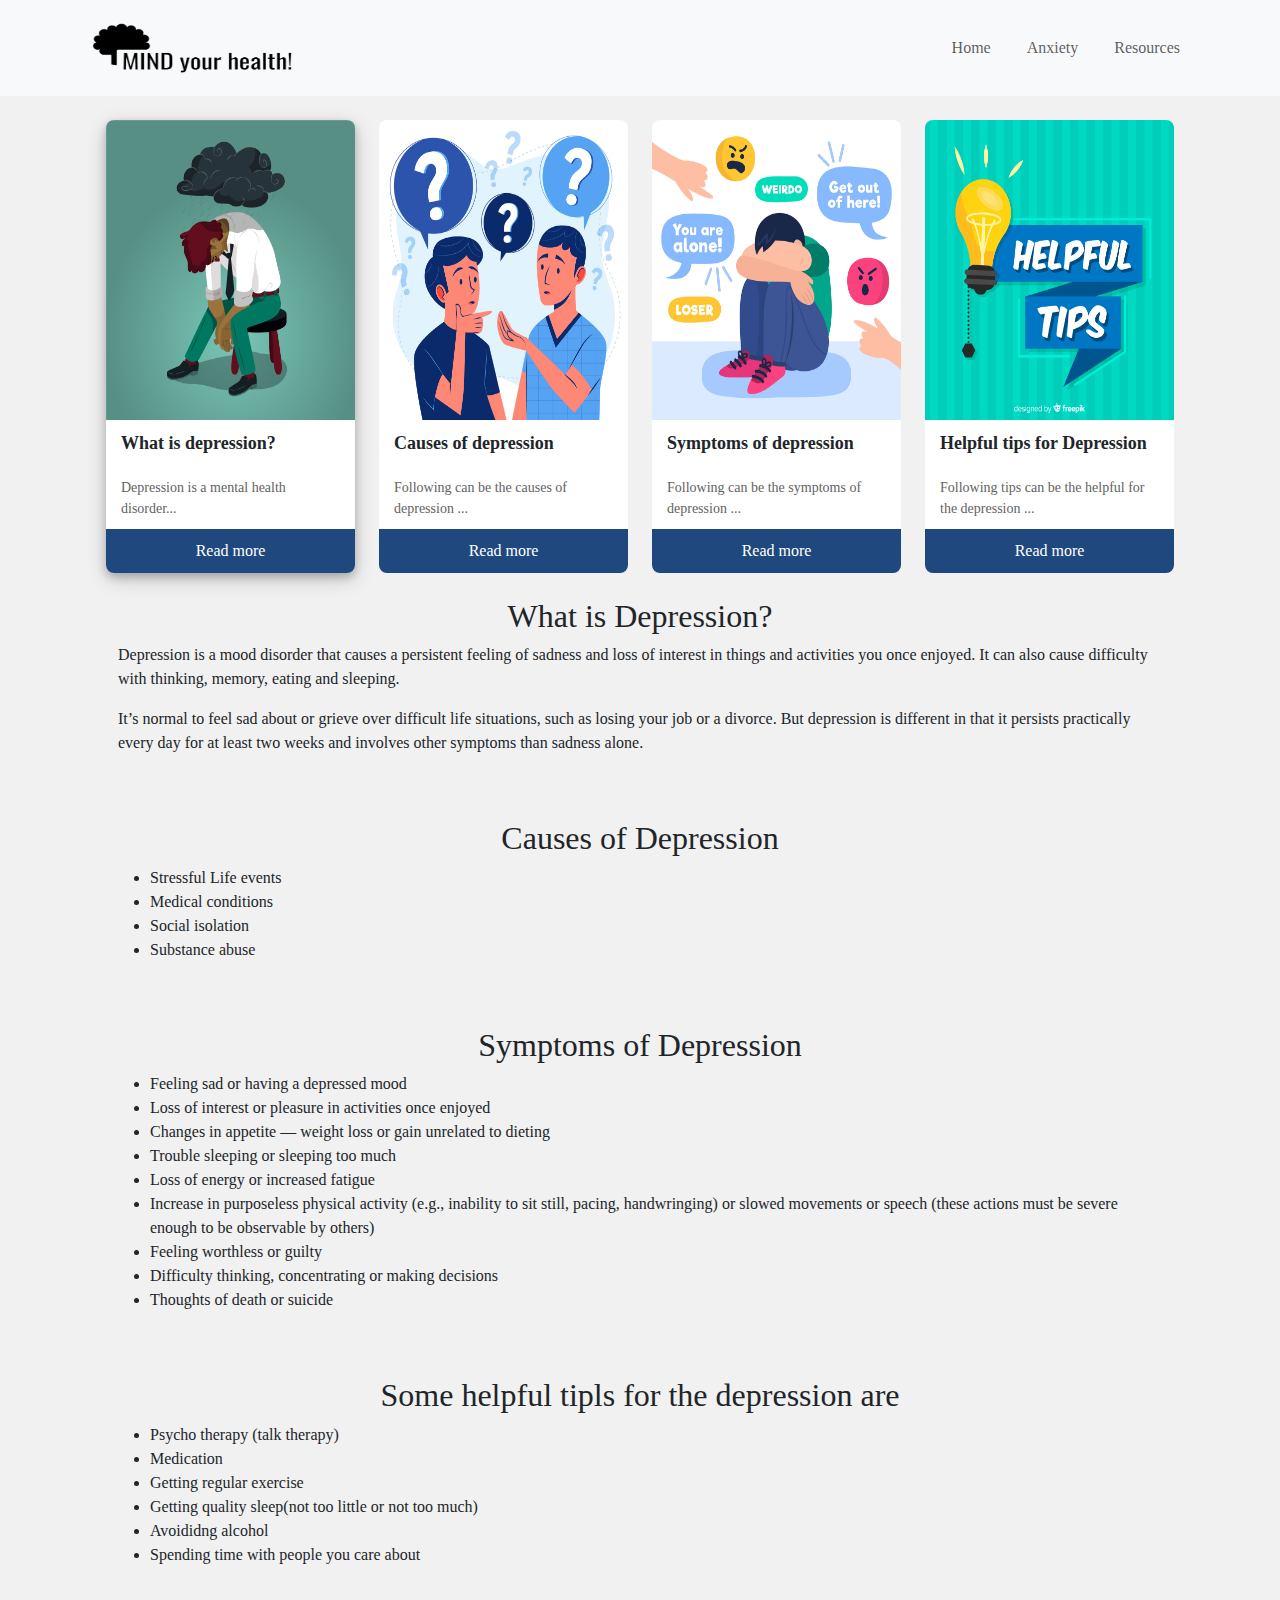
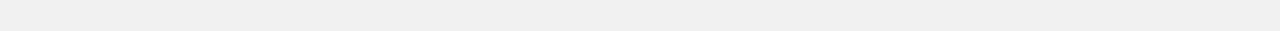
<file: depression.html>
<html>
<head>
    <title>MIND your health!: Depression </title>
    <meta charset="UTF-8">
	<meta name="viewport" content="width=device-width, initial-scale=1.0">
	<meta http-equiv="X-UA-Compatible" content="ie=edge">
	<title>MIND your health!</title>
	<link rel="stylesheet" href="https://maxcdn.bootstrapcdn.com/bootstrap/4.5.2/css/bootstrap.min.css">
	<link rel="stylesheet" href="style.css">
    <!-- Latest compiled and minified CSS -->
	<link href="https://cdn.jsdelivr.net/npm/bootstrap@5.2.3/dist/css/bootstrap.min.css" rel="stylesheet">

	<!-- Latest compiled JavaScript -->
	<script src="https://cdn.jsdelivr.net/npm/bootstrap@5.2.3/dist/js/bootstrap.bundle.min.js"></script>
   
    <link rel="stylesheet" href="style_dep.css">
</head>
<body data-bs-spy="scroll">
	<nav class="navbar navbar-expand-md bg-light">
		<div class="container">
			<ul class="navbar-nav">
				<li>
					<a class="navbar-brand" href="#">
						<img src="logo1.png" style="width:200px;height:50px;" class="rounded">
					</a> 
				</li>
               
			</ul>
            <button class="navbar-toggler" type="button" data-toggle="collapse" data-target="#navbarNav">
		    	<span class="navbar-toggler-icon"></span>
	    	</button>
		    <div class="collapse navbar-collapse text-dark" id="navbarNav">
			    <ul class="navbar-nav ml-auto">
				    <li class="nav-item" >
				    	<a class="nav-link " href="index.html">Home</a>
			    	</li>
			    	<li class="nav-item" >
				    	<a class="nav-link " href="anxiety.html">Anxiety</a>
				    </li>
				    <li class="nav-item">
				    	<a class="nav-link " href="resources.html">Resources</a>
				    </li>
			    </ul>
	    	</div>
		</div>
	</nav>

    <!--main-->
    <div class="container p-4">
    <div class="container" ">
        <div class="row">
            
            <div class="col-md-3">
                <div class="card-sl">
                    <div class="card-image">
                        <img
                            src="images/23987109_6831019.jpg" style="height:300px; width:300px;"/>
                    </div>
                    <div class="card-heading">
                        What is depression?
                    </div>
                    <div class="card-text">
                        Depression is a mental health disorder...
                    </div>
                    <a href="#introduction" class="card-button"> Read more</a>
                </div>
            </div>
            
            <div class="col-md-3">
                <div class="card-s1">
                    <div class="card-image">
                        <img
                            src="images/causes.jpg" style="height:300px; width:300px;"/>
                    </div>
                    <div class="card-heading">
                        Causes of depression
                    </div>
                    <div class="card-text">
                       Following can be the causes of depression ...
                    </div>
                    <a href="#causes" class="card-button"> Read more</a>
                </div>
            </div>
            
            <div class="col-md-3">
                <div class="card-s1">
                    <div class="card-image">
                        <img
                            src="images/8851333_4007743.jpg" style="height:300px; width:300px;"/>
                    </div>
                    <div class="card-heading">
                        Symptoms of depression
                    </div>
                    <div class="card-text">
                       Following can be the symptoms of depression ...
                    </div>
                    <a href="#causes" class="card-button"> Read more</a>
                </div>
            </div>
    
            <div class="col-md-3 ">
                <div class="card-s1">
                    <div class="card-image">
                        <img
                            src="images/4364857_2299896.jpg" style="height:300px; width:300px;"/>
                    </div>
                    <div class="card-heading">
                        Helpful tips for Depression
                    </div>
                    <div class="card-text">
                       Following tips can be the helpful for the depression ...
                    </div>
                    <a href="#tips" class="card-button"> Read more</a>
                </div>
            </div>
        </div>
    </div>
    <!--content (readmore)-->
    <!--causes-->
    <div class="container p-4">
        <div class=" text-dark" id="causes">
            <h2 class="text-center"> What is Depression? </h2>
                <blockquote>
                    <p>Depression is a mood disorder that causes a persistent feeling of sadness and loss of interest in things and activities you once enjoyed. It can also cause difficulty with thinking, memory, eating and sleeping.</p>

                    <p>It’s normal to feel sad about or grieve over difficult life situations, such as losing your job or a divorce. But depression is different in that it persists practically every day for at least two weeks and involves other symptoms than sadness alone.</p>
                </blockquote>
            </div>
        </div>
    <!--causes-->
        <div class="container p-4">
                <div class=" text-dark" id="causes">
                    <h2 class="text-center"> Causes of Depression </h2>
                        <blockquote>
                            <ul>
                                <li>Stressful Life events</li>
                                <li>Medical conditions</li>
                                <li>Social isolation</li>
                                <li>Substance abuse</li>
                            </ul>
                        </blockquote>
                    </div>
                </div>
    <!--symptoms-->
    <div class="container p-4">
        <div class=" text-dark" id="symptoms">
            <h2 class="text-center"> Symptoms of Depression </h2>
                <blockquote>
                    <ul>
                       <li>Feeling sad or having a depressed mood</li>
                        <li>Loss of interest or pleasure in activities once enjoyed</li>
                        <li>Changes in appetite — weight loss or gain unrelated to dieting</li>
                        <li>Trouble sleeping or sleeping too much
                        <li>Loss of energy or increased fatigue</li>
                        <li>Increase in purposeless physical activity (e.g., inability to sit still, pacing, handwringing) or slowed movements or speech (these actions must be severe enough to be observable by others)</li>
                        <li>Feeling worthless or guilty</li>
                        <li>Difficulty thinking, concentrating or making decisions</li>
                        <li>Thoughts of death or suicide</li>
                    </ul>
                </blockquote>
            </div>
        </div>
         <!--symptoms-->
        <div class="container p-4">
            <div class=" text-dark" id="tips">
                <h2 class="text-center"> Some helpful tipls for the depression are </h2>
                    <blockquote>
                        <ul>
                            <li>Psycho therapy (talk therapy)</li>
                            <li>Medication</li>
                            <li> Getting regular exercise</li>
                            <li>Getting quality sleep(not too little or not too much)</li>
                            <li>Avoididng alcohol</li>
                            <li>Spending time with people you care about</li>
                        </ul>
                </blockquote>
            </div>
        </div>

    </div>
</body>
</html>
</file>
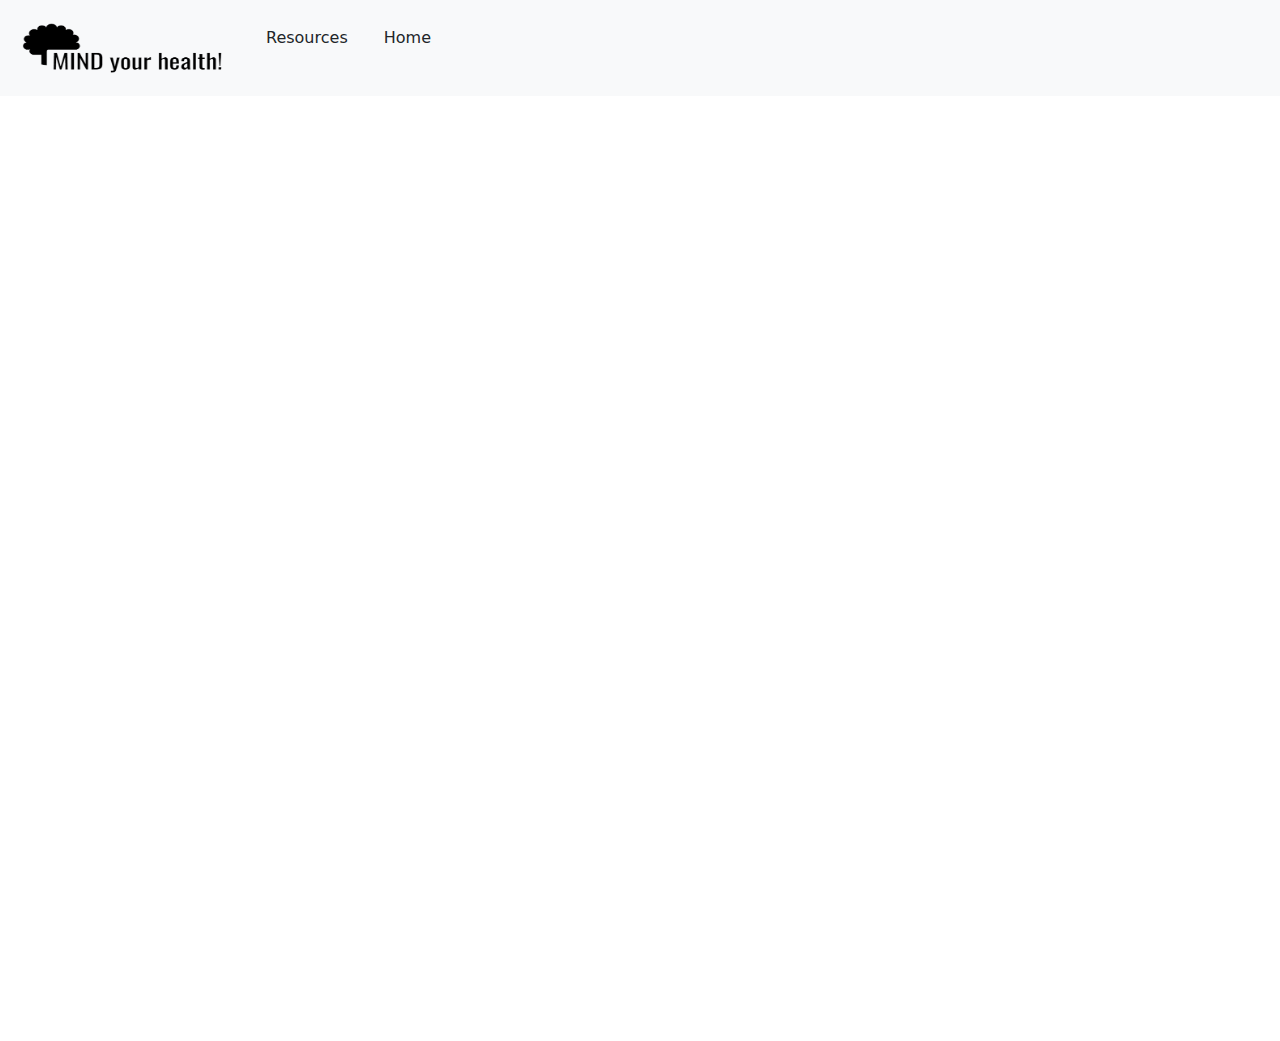
<file: resources.html>
<html>
<head>
    <title>MIND your health!: RESOURCES</title>
    <meta charset="UTF-8">
	<meta name="viewport" content="width=device-width, initial-scale=1.0">
	<meta http-equiv="X-UA-Compatible" content="ie=edge">
	<title>MIND your health!</title>
	<link rel="stylesheet" href="https://maxcdn.bootstrapcdn.com/bootstrap/4.5.2/css/bootstrap.min.css">
	<link rel="stylesheet" href="style.css">
    <!-- Latest compiled and minified CSS -->
	<link href="https://cdn.jsdelivr.net/npm/bootstrap@5.2.3/dist/css/bootstrap.min.css" rel="stylesheet">

	<!-- Latest compiled JavaScript -->
	<script src="https://cdn.jsdelivr.net/npm/bootstrap@5.2.3/dist/js/bootstrap.bundle.min.js"></script>
</head>
<body>
	<nav class="navbar navbar-expand-sm bg-light">
		<div class="container-fluid">
			<ul class="navbar-nav">
                <li>
					<a class="navbar-brand" href="#">
						<img src="logo1.png" style="width:200px;height:50px;" class="rounded">
					</a> 
				</li>
               
				<li class="nav-item">
					<a class="nav-link text-dark text-center" href="#">Resources</a>
				</li>
				<li class="nav-item">
					<a class="nav-link text-dark text-right" href="index.html">Home</a>
				</li>
			</ul>
		</div>
	</nav>

    <table class="table-borderless text-center">
		<tr>
			<td> <iframe width="430" height="315" src="https://www.youtube.com/embed/sJRA4cf0ZNI" title="YouTube video player" frameborder="0" allow="accelerometer; autoplay; clipboard-write; encrypted-media; gyroscope; picture-in-picture; web-share" allowfullscreen></iframe></td>

            <td><iframe width="430" height="315" src="https://www.youtube.com/embed/wHZV7xvt49A" title="YouTube video player" frameborder="0" allow="accelerometer; autoplay; clipboard-write; encrypted-media; gyroscope; picture-in-picture; web-share" allowfullscreen></iframe></td>

            <td><iframe width="430" height="315" src="https://www.youtube.com/embed/YxELZyA2bJs" title="YouTube video player" frameborder="0" allow="accelerometer; autoplay; clipboard-write; encrypted-media; gyroscope; picture-in-picture; web-share" allowfullscreen></iframe></td>
		</tr>
        <tr>
            <td><iframe width="430" height="315" src="https://www.youtube.com/embed/9mPwQTiMSj8" title="YouTube video player" frameborder="0" allow="accelerometer; autoplay; clipboard-write; encrypted-media; gyroscope; picture-in-picture; web-share" allowfullscreen></iframe></td>

            <td><iframe width="430" height="315" src="https://www.youtube.com/embed/eu4yFZ6BvIM" title="YouTube video player" frameborder="0" allow="accelerometer; autoplay; clipboard-write; encrypted-media; gyroscope; picture-in-picture; web-share" allowfullscreen></iframe></td>

            <td><iframe width="430" height="315" src="https://www.youtube.com/embed/IzFObkVRSV0" title="YouTube video player" frameborder="0" allow="accelerometer; autoplay; clipboard-write; encrypted-media; gyroscope; picture-in-picture; web-share" allowfullscreen></iframe></td>
        </tr>
		
        <tr>
            <td>
                <iframe width="430" height="315" src="https://www.youtube.com/embed/Ya1HfNY7898" title="YouTube video player" frameborder="0" allow="accelerometer; autoplay; clipboard-write; encrypted-media; gyroscope; picture-in-picture; web-share" allowfullscreen></iframe>
            </td>

            <td>
                <iframe width="430" height="315" src="https://www.youtube.com/embed/ACFCbdQf2po" title="YouTube video player" frameborder="0" allow="accelerometer; autoplay; clipboard-write; encrypted-media; gyroscope; picture-in-picture; web-share" allowfullscreen></iframe>
            </td>
            
            <td>
                <iframe width="430" height="315" src="https://www.youtube.com/embed/blwV6rnvDk8" title="YouTube video player" frameborder="0" allow="accelerometer; autoplay; clipboard-write; encrypted-media; gyroscope; picture-in-picture; web-share" allowfullscreen></iframe>
            </td>
        </tr>
	</table>
</body>
</html>
</file>
<file: style.css>
* {
	box-sizing: border-box;
	margin: 0;
	padding: 0;
}

header {
	background-color: #3f51b5;
	color: #fff;
	padding: 30px 0;
	text-align: center;
}

nav ul {
	list-style: none;

}

nav ul li {
	display: inline-block;
	margin:  10px;
}

nav ul li a {
	color: #fff;
	text-decoration: none;
}

.header-text {
	margin-top: 50px
</file>
<file: style_dep.css>
/*  Helper Styles */
    body {
        font-family: Varela Round;
        background: #f1f1f1;
    }

    a {
        text-decoration: none;
    }

    /* Card Styles */

    .card-sl {
        border-radius: 8px;
        box-shadow: 0 4px 8px 0 rgba(0, 0, 0, 0.2), 0 6px 20px 0 rgba(0, 0, 0, 0.19);
    }

    .card-image img {
        max-height: 100%;
        max-width: 100%;
        border-radius: 8px 8px 0px 0;
    }

    .card-action {
        position: relative;
        float: right;
        margin-top: -25px;
        margin-right: 20px;
        z-index: 2;
        color: #E26D5C;
        background: #fff;
        border-radius: 100%;
        padding: 15px;
        font-size: 15px;
        box-shadow: 0 1px 2px 0 rgba(0, 0, 0, 0.2), 0 1px 2px 0 rgba(0, 0, 0, 0.19);
    }

    .card-action:hover {
        color: #fff;
        background: #E26D5C;
        /* -webkit-animation: pulse 1.5s infinite;  */
    }

    .card-heading {
        font-size: 18px;
        font-weight: bold;
        background: #fff;
        padding: 10px 15px;
    }

    .card-text {
        padding: 10px 15px;
        background: #fff;
        font-size: 14px;
        color: #636262;
    }

    .card-button {
        display: flex;
        justify-content: center;
        padding: 10px 0;
        width: 100%;
        background-color: #1F487E;
        color: #fff;
        border-radius: 0 0 8px 8px;
    }

    .card-button:hover {
        text-decoration: none;
        background-color: #1D3461;
        color: #fff;

    }
</file>
